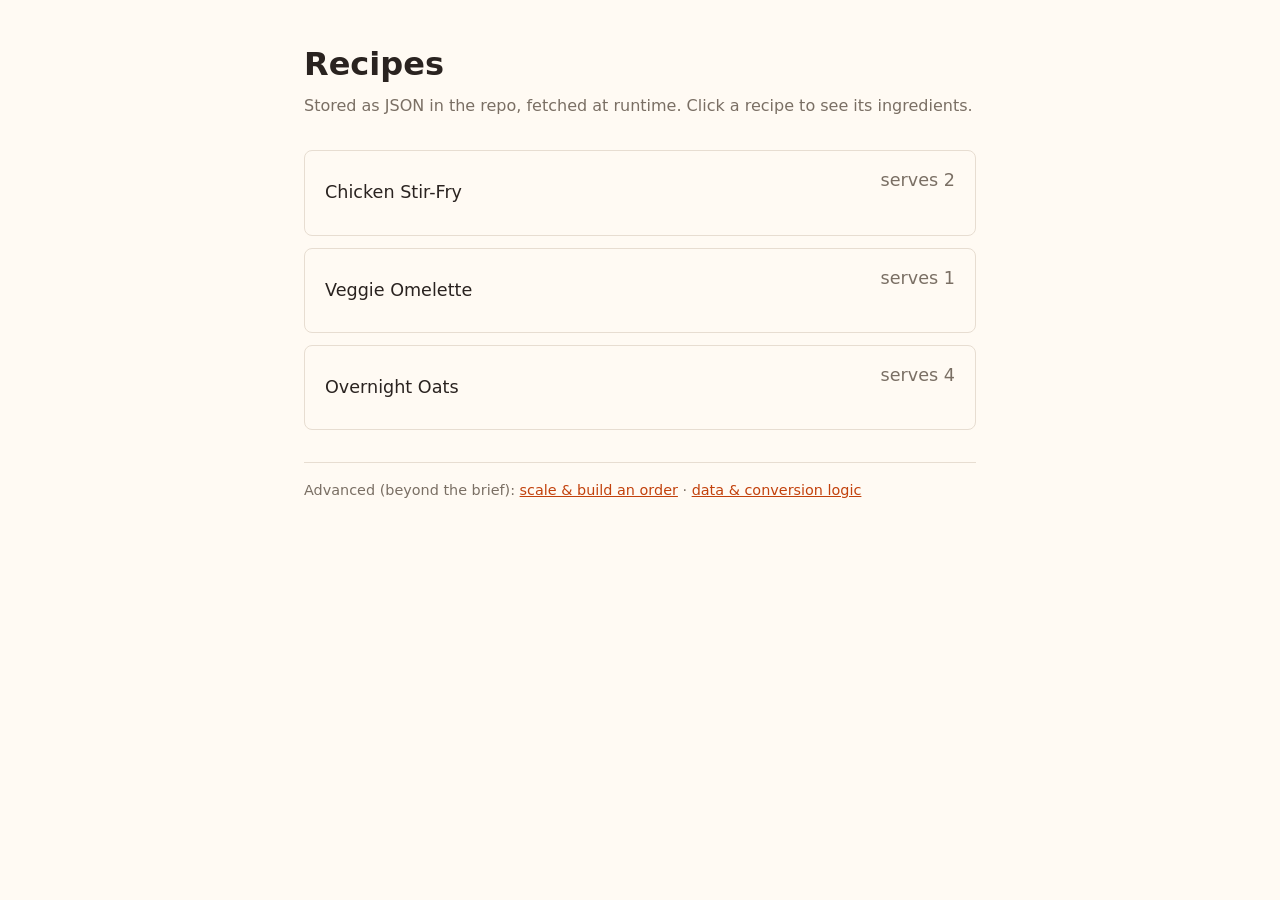
<file: index.html>
<!DOCTYPE html>
<html lang="en">
<head>
  <meta charset="UTF-8" />
  <meta name="viewport" content="width=device-width, initial-scale=1.0" />
  <title>Recipes — Kata Demo</title>
  <link rel="stylesheet" href="styles.css" />
</head>
<body>
  <!--
    PAGE:     index.html
    WHAT:     Landing page — the recipe list (the kata's required deliverable).
    DISPLAYS: every recipe title + serving count, each a link to its ingredients.
    DATA:     fetches data/recipes.json at runtime.
    IN  (linked from): ingredients.html, order.html, data.html (all "back" here)
    OUT (links to):    ingredients.html (per recipe), order.html, data.html
    MODULES:  none
  -->
  <main>
    <h1>Recipes</h1>
    <p class="sub">Stored as JSON in the repo, fetched at runtime. Click a recipe to see its ingredients.</p>
    <ul class="recipes" id="list"></ul>
    <nav>Advanced (beyond the brief): <a href="order.html">scale &amp; build an order</a> &middot; <a href="data.html">data &amp; conversion logic</a></nav>
  </main>

  <script type="module">
    // WHAT: fetch the recipe list and render each as a link to its ingredients.
    // WHY:  the back end is a static JSON file; the list is built client-side so
    //       there is no server or build step.
    const list = document.getElementById("list");
    try {
      const recipes = await (await fetch("data/recipes.json")).json();
      list.innerHTML = recipes.map(r => `
        <li>
          <a href="ingredients.html?id=${encodeURIComponent(r.id)}">
            <span>${r.title}</span>
            <span class="yield">serves ${r.yield}</span>
          </a>
        </li>`).join("");
    } catch (e) {
      list.innerHTML = `<li class="error">Could not load recipes: ${e.message}</li>`;
    }
  </script>
</body>
</html>
</file>
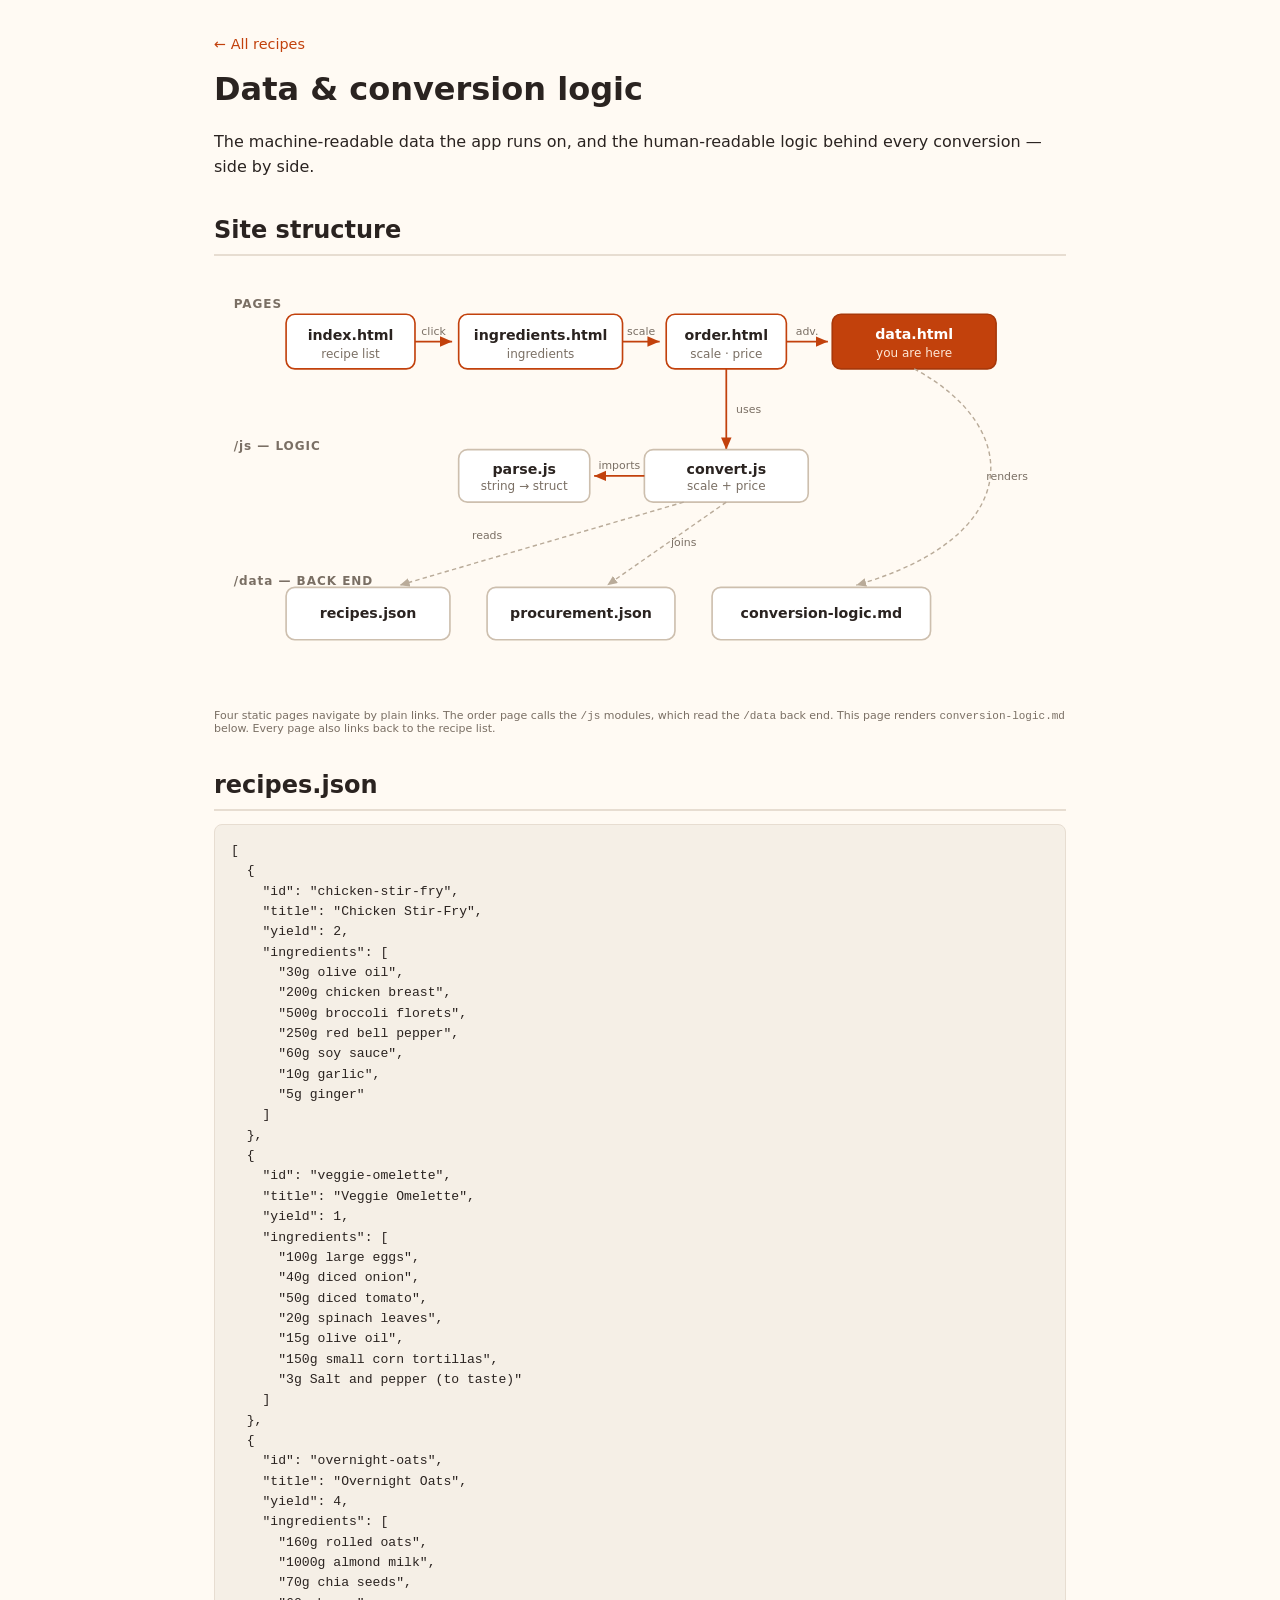
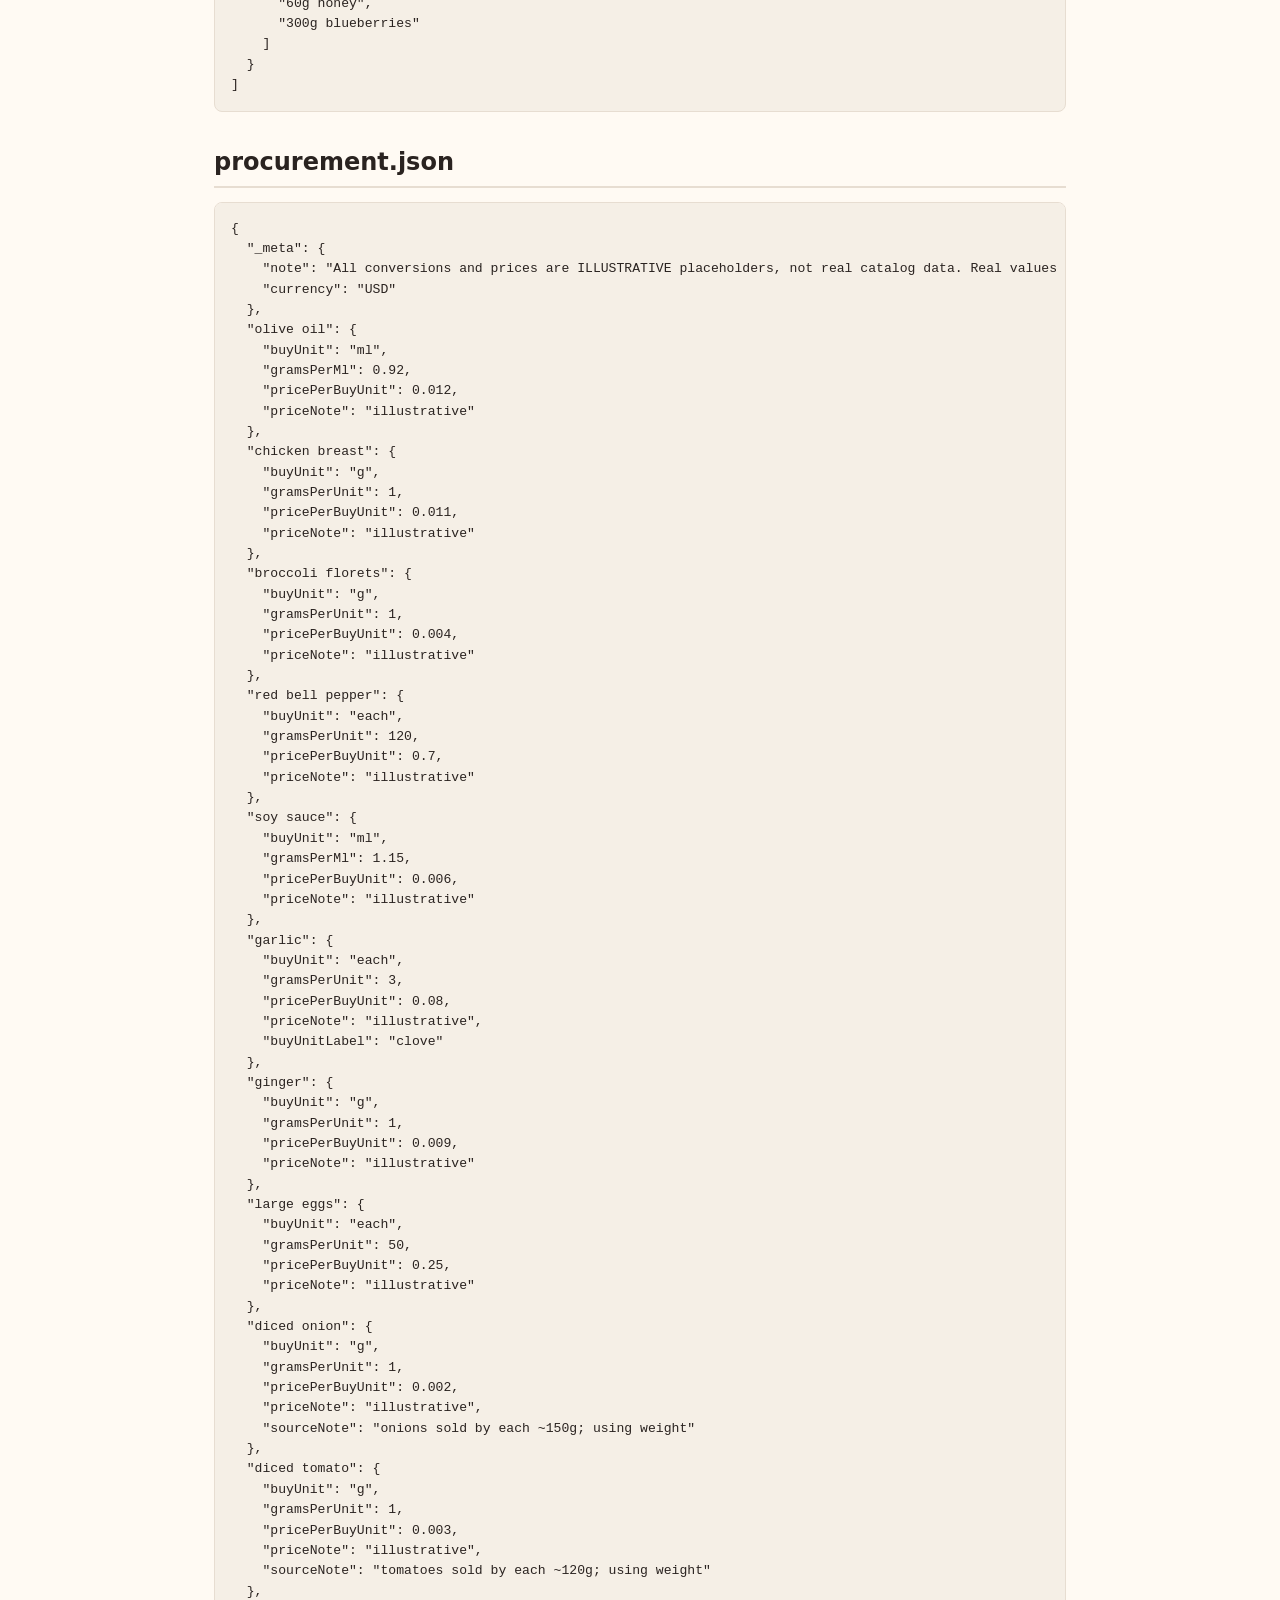
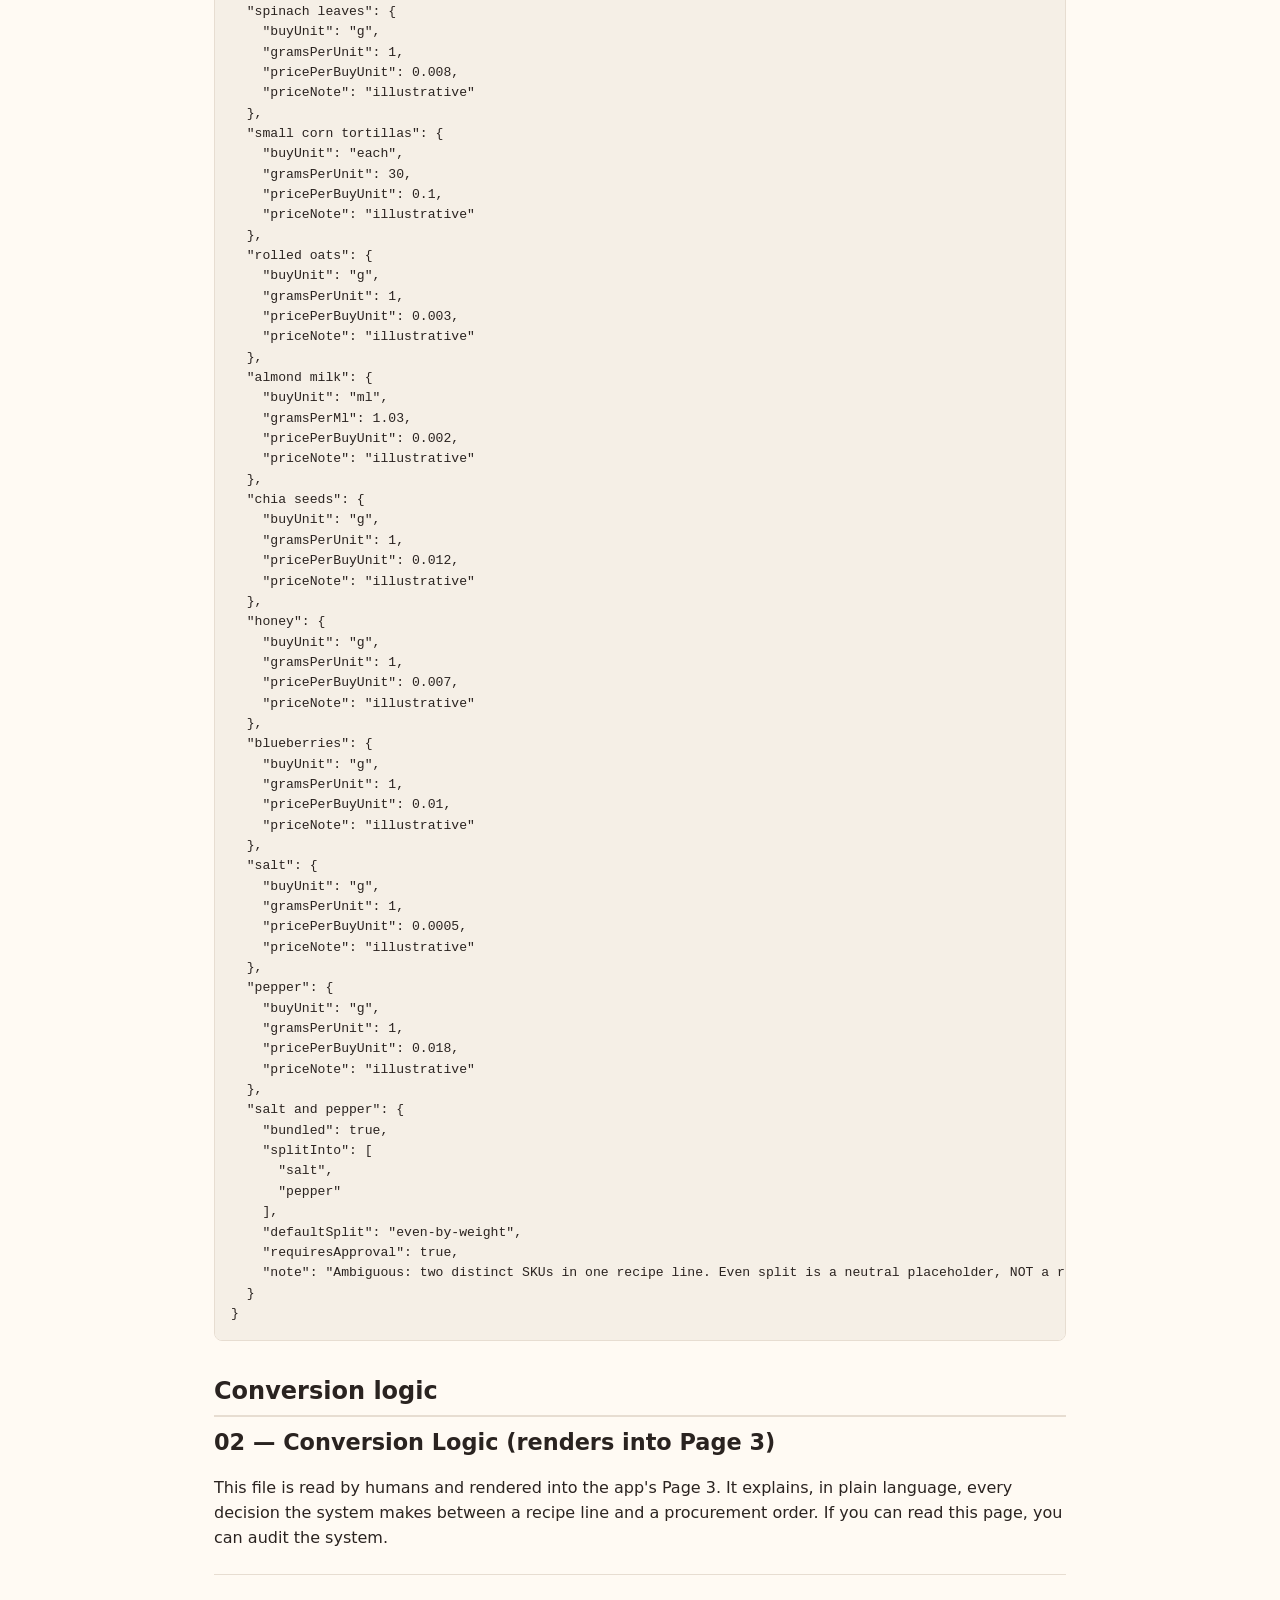
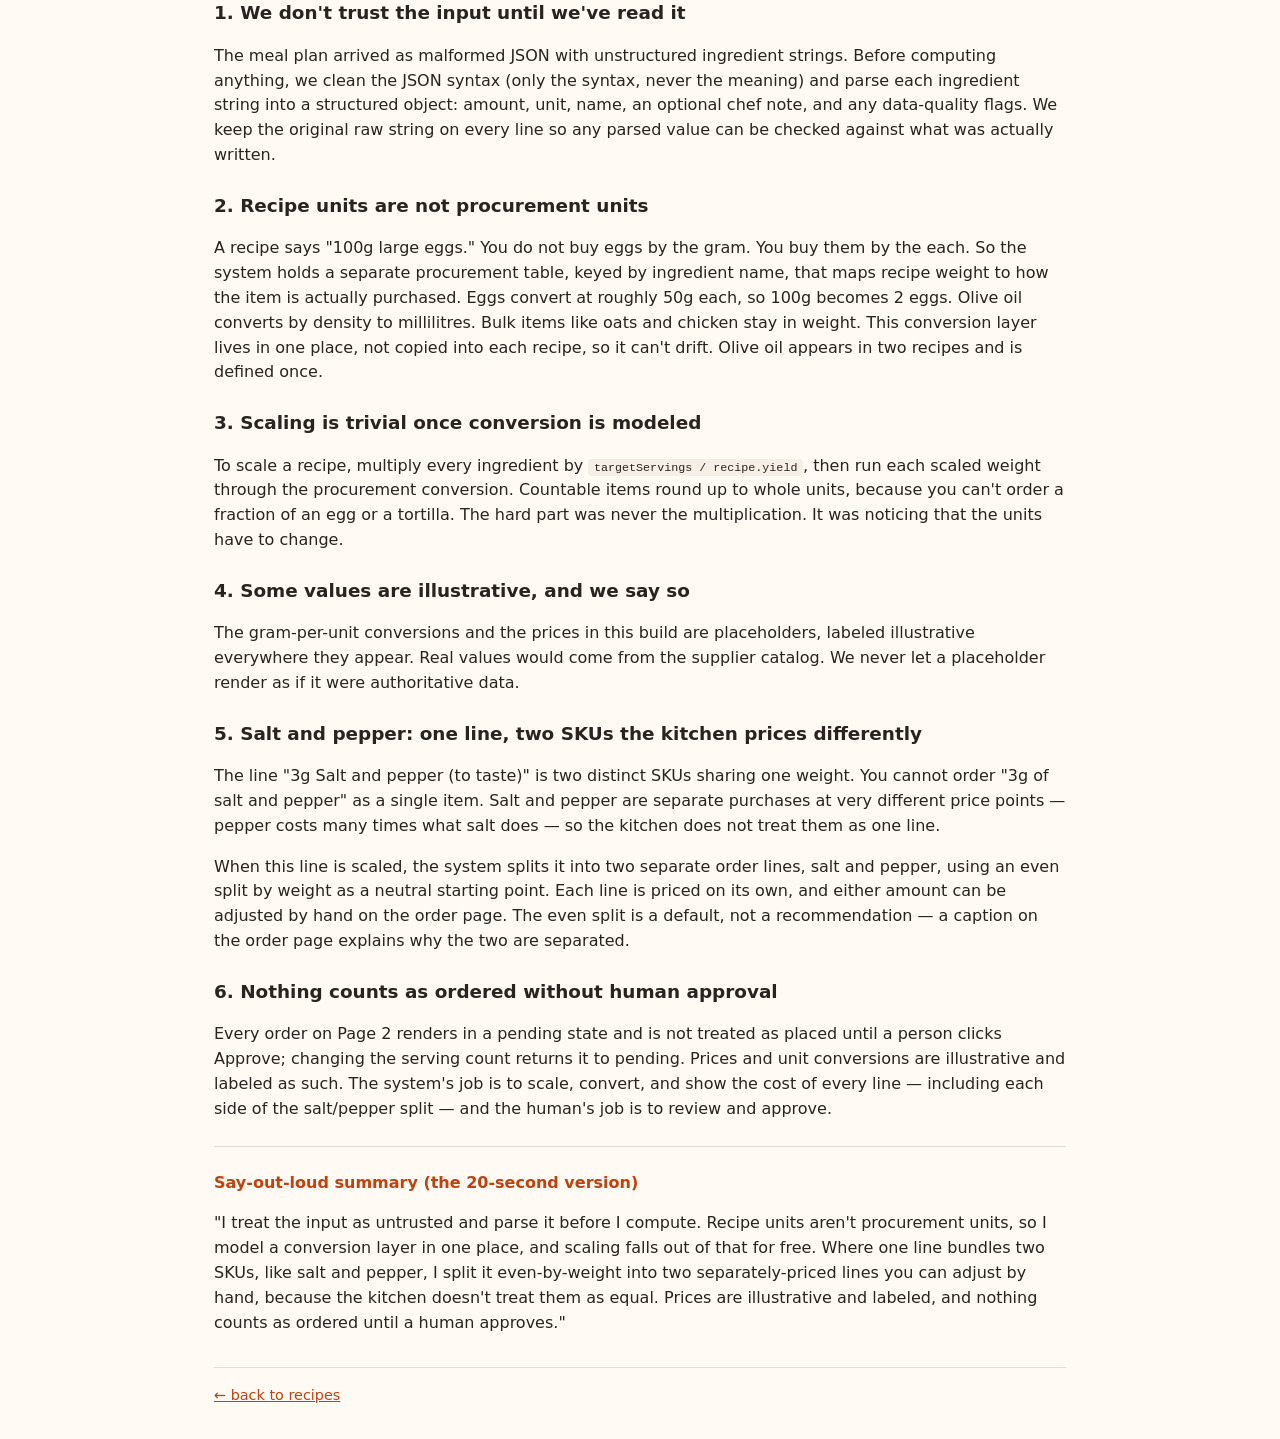
<file: data.html>
<!DOCTYPE html>
<html lang="en">
<head>
  <meta charset="UTF-8" />
  <meta name="viewport" content="width=device-width, initial-scale=1.0" />
  <title>Data &amp; Logic — Kata Demo (Advanced)</title>
  <link rel="stylesheet" href="styles.css" />
</head>
<body>
  <!--
    PAGE:     data.html  (advanced — beyond the kata brief)
    WHAT:     Self-documenting view — the data the app runs on next to the
              plain-English logic, so the system explains itself.
    DISPLAYS: pretty-printed recipes.json + procurement.json, and the rendered
              data/conversion-logic.md.
    DATA:     fetches data/recipes.json + data/procurement.json + conversion-logic.md.
    IN  (linked from): index.html, ingredients.html, order.html
    OUT (links to):    index.html
    MODULES:  none (inline markdown renderer below)
  -->
  <main class="wide">
    <a class="back" href="index.html">&larr; All recipes</a>
    <h1>Data &amp; conversion logic</h1>
    <p>The machine-readable data the app runs on, and the human-readable logic behind every conversion — side by side.</p>

    <h2 class="section">Site structure</h2>
    <figure style="margin:0 0 1.5rem;">
      <!-- Hand-authored vector site map. data.html (this page) is marked "you are here". -->
      <svg viewBox="0 0 780 400" style="width:100%;height:auto;display:block"
           xmlns="http://www.w3.org/2000/svg" role="img"
           aria-label="Site structure: four pages navigate to each other; the order page uses the /js modules, which read the /data back end; this page renders conversion-logic.md.">
        <style>
          .band { font: 700 11px ui-sans-serif, system-ui, Arial; fill: #7a6f64; letter-spacing: .08em; }
          .ttl  { font: 600 13px ui-sans-serif, system-ui, Arial; fill: #2a2320; }
          .ttlw { font: 600 13px ui-sans-serif, system-ui, Arial; fill: #ffffff; }
          .sub  { font: 11px ui-sans-serif, system-ui, Arial; fill: #7a6f64; }
          .subw { font: 11px ui-sans-serif, system-ui, Arial; fill: #fde7d6; }
          .elbl { font: 10px ui-sans-serif, system-ui, Arial; fill: #7a6f64; }
          .tag  { font: 700 9px ui-sans-serif, system-ui, Arial; fill: #ffffff; letter-spacing: .06em; }
          .nav   { stroke: #c2410c; stroke-width: 1.6; fill: none; }
          .fetch { stroke: #b9ab99; stroke-width: 1.3; stroke-dasharray: 4 3; fill: none; }
          .pg    { fill: #fff; stroke: #c2410c; stroke-width: 1.5; }
          .here  { fill: #c2410c; stroke: #a8380a; stroke-width: 1.5; }
          .infra { fill: #fff; stroke: #cdbfae; stroke-width: 1.5; }
        </style>
        <defs>
          <marker id="navhead" markerWidth="9" markerHeight="9" refX="7" refY="3" orient="auto">
            <path d="M0,0 L7,3 L0,6 Z" fill="#c2410c"/></marker>
          <marker id="fhead" markerWidth="9" markerHeight="9" refX="7" refY="3" orient="auto">
            <path d="M0,0 L7,3 L0,6 Z" fill="#b9ab99"/></marker>
        </defs>

        <!-- band labels -->
        <text class="band" x="18" y="40">PAGES</text>
        <text class="band" x="18" y="170">/js — LOGIC</text>
        <text class="band" x="18" y="294">/data — BACK END</text>

        <!-- navigation arrows (pages) -->
        <path class="nav" d="M184,71 L218,71" marker-end="url(#navhead)"/>
        <text class="elbl" x="201" y="65" text-anchor="middle">click</text>
        <path class="nav" d="M374,71 L408,71" marker-end="url(#navhead)"/>
        <text class="elbl" x="391" y="65" text-anchor="middle">scale</text>
        <path class="nav" d="M524,71 L562,71" marker-end="url(#navhead)"/>
        <text class="elbl" x="543" y="65" text-anchor="middle">adv.</text>

        <!-- PAGES row -->
        <rect class="pg"   x="66"  y="46" width="118" height="50" rx="8"/>
        <text class="ttl"  x="125" y="70" text-anchor="middle">index.html</text>
        <text class="sub"  x="125" y="86" text-anchor="middle">recipe list</text>

        <rect class="pg"   x="224" y="46" width="150" height="50" rx="8"/>
        <text class="ttl"  x="299" y="70" text-anchor="middle">ingredients.html</text>
        <text class="sub"  x="299" y="86" text-anchor="middle">ingredients</text>

        <rect class="pg"   x="414" y="46" width="110" height="50" rx="8"/>
        <text class="ttl"  x="469" y="70" text-anchor="middle">order.html</text>
        <text class="sub"  x="469" y="86" text-anchor="middle">scale · price</text>

        <rect class="here" x="566" y="46" width="150" height="50" rx="8"/>
        <text class="ttlw" x="641" y="69" text-anchor="middle">data.html</text>
        <text class="subw" x="641" y="85" text-anchor="middle">you are here</text>

        <!-- order -> convert.js (uses) -->
        <path class="nav" d="M469,96 L469,170" marker-end="url(#navhead)"/>
        <text class="elbl" x="478" y="136" text-anchor="start">uses</text>

        <!-- /js row -->
        <rect class="infra" x="224" y="170" width="120" height="48" rx="8"/>
        <text class="ttl"  x="284" y="192" text-anchor="middle">parse.js</text>
        <text class="sub"  x="284" y="207" text-anchor="middle">string → struct</text>

        <rect class="infra" x="394" y="170" width="150" height="48" rx="8"/>
        <text class="ttl"  x="469" y="192" text-anchor="middle">convert.js</text>
        <text class="sub"  x="469" y="207" text-anchor="middle">scale + price</text>

        <!-- convert.js -> parse.js (imports) -->
        <path class="nav" d="M394,194 L348,194" marker-end="url(#navhead)"/>
        <text class="elbl" x="371" y="188" text-anchor="middle">imports</text>

        <!-- /data row -->
        <rect class="infra" x="66"  y="296" width="150" height="48" rx="8"/>
        <text class="ttl"  x="141" y="324" text-anchor="middle">recipes.json</text>

        <rect class="infra" x="250" y="296" width="172" height="48" rx="8"/>
        <text class="ttl"  x="336" y="324" text-anchor="middle">procurement.json</text>

        <rect class="infra" x="456" y="296" width="200" height="48" rx="8"/>
        <text class="ttl"  x="556" y="324" text-anchor="middle">conversion-logic.md</text>

        <!-- convert.js reads the data files -->
        <path class="fetch" d="M430,218 L170,294" marker-end="url(#fhead)"/>
        <text class="elbl" x="250" y="252" text-anchor="middle">reads</text>
        <path class="fetch" d="M469,218 L360,294" marker-end="url(#fhead)"/>
        <text class="elbl" x="430" y="258" text-anchor="middle">joins</text>

        <!-- data.html renders conversion-logic.md (the point of this page) -->
        <path class="fetch" d="M641,96 C742,150 742,250 588,294" marker-end="url(#fhead)"/>
        <text class="elbl" x="726" y="198" text-anchor="middle">renders</text>
      </svg>
      <figcaption class="sub" style="margin-top:.5rem">
        Four static pages navigate by plain links. The order page calls the <code>/js</code> modules, which
        read the <code>/data</code> back end. This page renders <code>conversion-logic.md</code> below.
        Every page also links back to the recipe list.
      </figcaption>
    </figure>

    <h2 class="section">recipes.json</h2>
    <pre class="json" id="recipes">loading…</pre>

    <h2 class="section">procurement.json</h2>
    <pre class="json" id="procurement">loading…</pre>

    <h2 class="section">Conversion logic</h2>
    <div class="doc" id="doc">loading…</div>

    <nav><a href="index.html">&larr; back to recipes</a></nav>
  </main>

  <script type="module">
    // WHAT: minimal Markdown -> HTML for conversion-logic.md (headings, hr,
    //       blockquote, lists, **bold**, `code`, paragraphs).
    // WHY:  Page 3 renders that doc, and a tiny renderer keeps the site
    //       dependency-free — no CDN, which also avoids file:// fetch issues.
    function mdToHtml(md) {
      const esc = s => s.replace(/&/g,"&amp;").replace(/</g,"&lt;").replace(/>/g,"&gt;");
      const inline = s => esc(s)
        .replace(/\*\*(.+?)\*\*/g, "<strong>$1</strong>")
        .replace(/`(.+?)`/g, "<code>$1</code>");

      const out = [];
      let para = [], list = [];
      const flushPara = () => { if (para.length) { out.push("<p>" + inline(para.join(" ")) + "</p>"); para = []; } };
      const flushList = () => { if (list.length) { out.push("<ul>" + list.map(li => "<li>" + inline(li) + "</li>").join("") + "</ul>"); list = []; } };

      for (const line of md.split("\n")) {
        const t = line.trim();
        if (t === "") { flushPara(); flushList(); continue; }
        if (t === "---") { flushPara(); flushList(); out.push("<hr>"); continue; }
        let m;
        if (m = t.match(/^(#{1,6})\s+(.*)$/)) { flushPara(); flushList(); out.push(`<h${m[1].length}>${inline(m[2])}</h${m[1].length}>`); continue; }
        if (m = t.match(/^>\s?(.*)$/)) { flushPara(); out.push(`<blockquote>${inline(m[1])}</blockquote>`); continue; }
        if (m = t.match(/^[-*]\s+(.*)$/)) { flushPara(); list.push(m[1]); continue; }
        flushList(); para.push(t);
      }
      flushPara(); flushList();
      return out.join("\n");
    }

    try {
      const [recipes, procurement, mdText] = await Promise.all([
        fetch("data/recipes.json").then(r => r.json()),
        fetch("data/procurement.json").then(r => r.json()),
        fetch("data/conversion-logic.md").then(r => r.text()),
      ]);
      document.getElementById("recipes").textContent = JSON.stringify(recipes, null, 2);
      document.getElementById("procurement").textContent = JSON.stringify(procurement, null, 2);
      document.getElementById("doc").innerHTML = mdToHtml(mdText);
    } catch (e) {
      document.getElementById("doc").innerHTML = `<p class="error">Could not load data: ${e.message}</p>`;
    }
  </script>
</body>
</html>
</file>
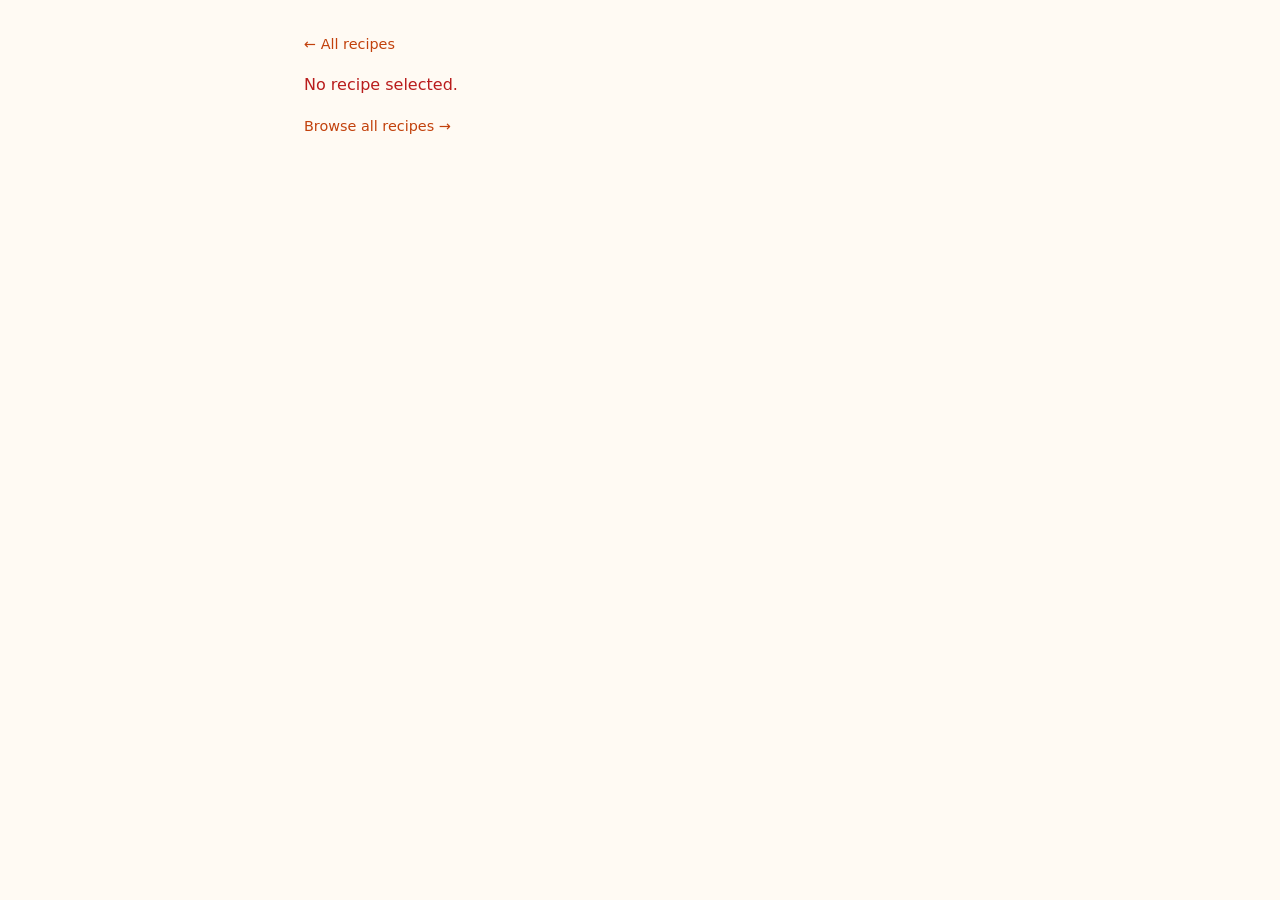
<file: ingredients.html>
<!DOCTYPE html>
<html lang="en">
<head>
  <meta charset="UTF-8" />
  <meta name="viewport" content="width=device-width, initial-scale=1.0" />
  <title>Recipe — Kata Demo</title>
  <link rel="stylesheet" href="styles.css" />
</head>
<body>
  <!--
    PAGE:     ingredients.html
    WHAT:     "The page for the recipe" — lists the ingredients used in it.
              Kata brief bullet 2: "doesn't need to have any interactive elements."
    DISPLAYS: recipe title, yield, and a plain list of ingredient strings.
    DATA:     fetches data/recipes.json at runtime (reads ?id= from the URL).
    IN  (linked from): index.html, order.html (back)
    OUT (links to):    index.html (back), order.html, data.html
    MODULES:  none — display only, no parsing or flags here (those live on order.html)
  -->
  <main>
    <a class="back" href="index.html">&larr; All recipes</a>
    <div id="content"></div>
  </main>

  <script type="module">
    // WHAT: find the recipe by its ?id= and render its ingredient strings as-is.
    // WHY:  the brief wants a plain listing; keeping it display-only (no flags,
    //       no controls) honors "no interactive elements" and stays simple.
    const content = document.getElementById("content");
    const id = new URLSearchParams(location.search).get("id");
    const esc = (s) => String(s).replace(/&/g, "&amp;").replace(/</g, "&lt;");

    try {
      const recipes = await (await fetch("data/recipes.json")).json();
      const recipe = recipes.find((r) => r.id === id);

      if (!id) {
        content.innerHTML = `<p class="error">No recipe selected.</p>
          <p><a class="back" href="index.html">Browse all recipes &rarr;</a></p>`;
      } else if (!recipe) {
        content.innerHTML = `<p class="error">Recipe not found: ${esc(id)}.</p>
          <p><a class="back" href="index.html">Browse all recipes &rarr;</a></p>`;
      } else {
        const eid = encodeURIComponent(recipe.id);
        content.innerHTML = `
          <h1>${esc(recipe.title)}</h1>
          <p class="yield">Yield: serves ${recipe.yield}</p>
          <h2 class="label">Ingredients</h2>
          <ul class="ing">
            ${recipe.ingredients.map((i) => `<li>${esc(i)}</li>`).join("")}
          </ul>
          <nav class="adv">
            Advanced (beyond the brief):
            <a href="order.html?id=${eid}">scale &amp; build an order</a>
            &middot; <a href="data.html">data &amp; conversion logic</a>
          </nav>`;
      }
    } catch (e) {
      content.innerHTML = `<p class="error">Could not load recipe: ${esc(e.message)}</p>`;
    }
  </script>
</body>
</html>
</file>
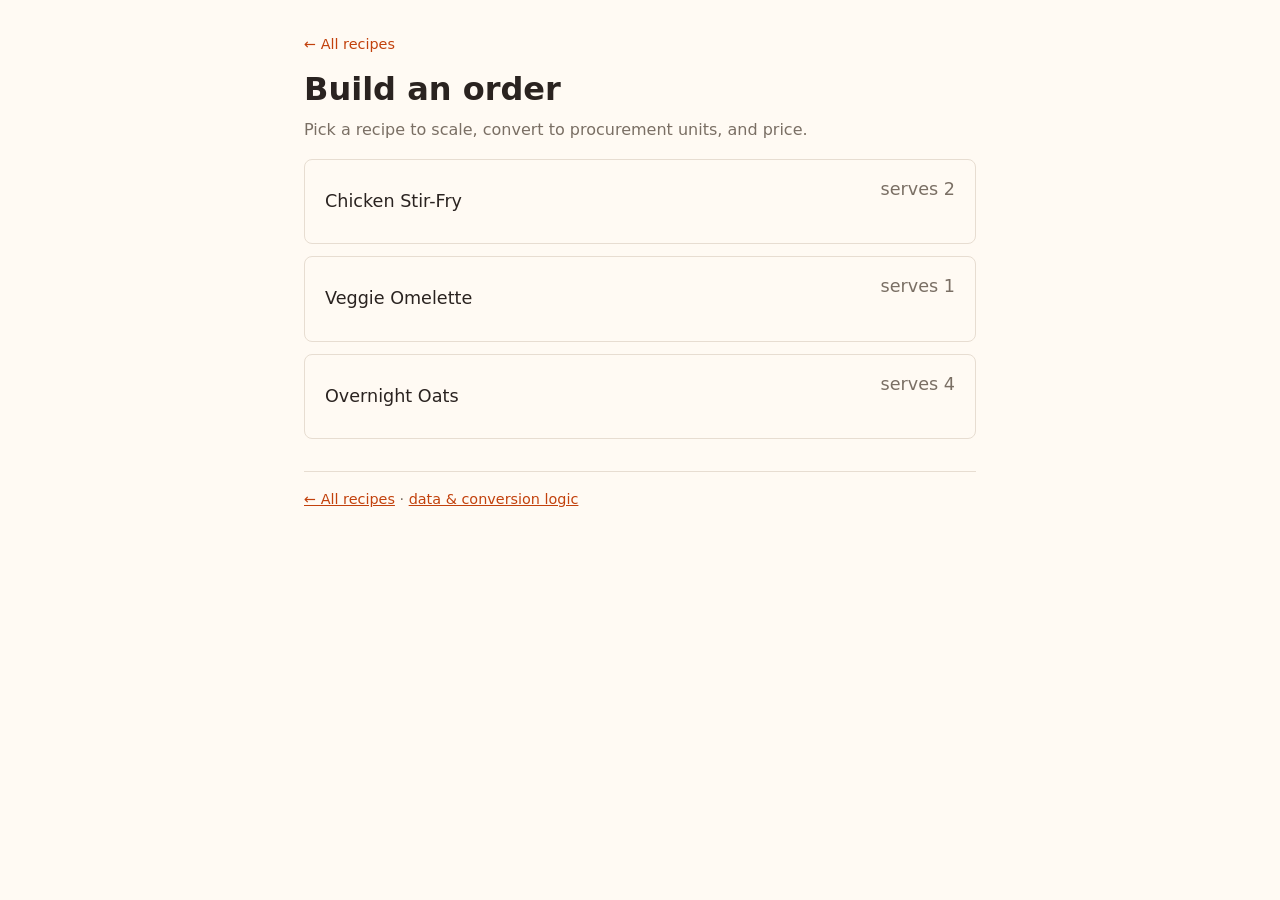
<file: order.html>
<!DOCTYPE html>
<html lang="en">
<head>
  <meta charset="UTF-8" />
  <meta name="viewport" content="width=device-width, initial-scale=1.0" />
  <title>Order — Kata Demo (Advanced)</title>
  <link rel="stylesheet" href="styles.css" />
</head>
<body>
  <!--
    PAGE:     order.html  (advanced — beyond the kata brief)
    WHAT:     Order builder for one recipe — scale, convert to procurement units,
              price (illustrative), with editable ambiguous lines and an Approve step.
    DISPLAYS: servings control, one card per order line (salt/pepper split shown
              with a caption), a running total, and pending/approved status.
    DATA:     fetches data/recipes.json + data/procurement.json (reads ?id= and
              optional ?servings= from the URL).
    IN  (linked from): index.html (Advanced nav → recipe picker), ingredients.html
    OUT (links to):    index.html (back), ingredients.html, data.html, order.html (picker rows)
    MODULES:  js/convert.js (buildOrder, convertToBuyUnit)
    NO ?id=:  shows a recipe picker so the order builder is reachable from the index.
  -->
  <main>
    <a class="back" href="index.html">&larr; All recipes</a>
    <div id="content"></div>
  </main>

  <script type="module">
    import { buildOrder, convertToBuyUnit } from "./js/convert.js";

    const content = document.getElementById("content");
    const params = new URLSearchParams(location.search);
    const id = params.get("id");

    let recipe, procurement, order;
    let approved = false;
    const overrides = {}; // line id -> human-set grams

    try {
      [recipe, procurement] = await Promise.all([
        fetch("data/recipes.json").then((r) => r.json()).then((rs) => rs.find((r) => r.id === id)),
        fetch("data/procurement.json").then((r) => r.json()),
      ]);
    } catch (e) {
      content.innerHTML = `<p class="error">Could not load data: ${e.message}</p>`;
    }

    const money = (n) => "$" + n.toFixed(2);
    const round1 = (n) => Math.round(n * 10) / 10;
    const esc = (s) => String(s).replace(/&/g, "&amp;").replace(/</g, "&lt;");

    // A line is adjustable if it's part of a split (salt/pepper) or carries any
    // data-quality flag — i.e. anything ambiguous a human might want to correct.
    const editable = (l) => !!l.bundle || (l.flags && l.flags.length > 0);

    // WHAT: recompute a line's buy-unit quantity and cost from its current grams.
    // WHY:  editing an ambiguous line must reprice it live; the conversion math
    //       itself stays in convert.js (convertToBuyUnit) — this only re-applies it.
    function reprice(l) {
      const p = procurement[l.name];
      if (!p) { l.qty = undefined; l.lineCost = undefined; return; }
      l.qty = convertToBuyUnit(l.grams, p);
      l.buyUnitLabel = p.buyUnitLabel || p.buyUnit;
      l.lineCost = l.qty * p.pricePerBuyUnit;
    }

    // WHAT: the right-hand numbers cell for a line: scaled grams -> qty -> cost.
    // WHY:  rendered on first paint and again on every live edit, so it's one fn.
    function numsHtml(l) {
      if (l.qty !== undefined && l.qty !== null) {
        return `${round1(l.grams)} g &rarr; ${l.qty} ${esc(l.buyUnitLabel)}<br>` +
               `<span class="cost">${money(l.lineCost)}</span> <span class="illustrative">illus.</span>`;
      }
      return l.grams !== null ? round1(l.grams) + " g" : "—";
    }

    // WHAT/WHY: sum every line's cost for the order total (skips unpriced lines).
    const totalNow = () => order.lines.reduce((s, l) => s + (l.lineCost || 0), 0);

    if (!id) {
      // WHAT: no recipe chosen — show a picker of every recipe.
      // WHY:  the index has no single-recipe context, so the order builder needs
      //       its own entry point to be reachable from the index's Advanced nav.
      const recipes = await (await fetch("data/recipes.json")).json();
      content.innerHTML = `
        <h1>Build an order</h1>
        <p class="meta">Pick a recipe to scale, convert to procurement units, and price.</p>
        <ul class="recipes">
          ${recipes.map((r) => `
            <li><a href="order.html?id=${encodeURIComponent(r.id)}">
              <span>${esc(r.title)}</span><span class="yield">serves ${r.yield}</span>
            </a></li>`).join("")}
        </ul>
        <nav><a href="index.html">&larr; All recipes</a> &middot; <a href="data.html">data &amp; conversion logic</a></nav>`;
    } else if (!recipe) {
      content.innerHTML = `<p class="error">Recipe not found: ${esc(id)}.</p>`;
    } else {
      render(Number(params.get("servings")) || recipe.yield);
    }

    // WHAT: render one order-line card; ambiguous lines get an editable grams input.
    // WHY:  the user can correct an ambiguous amount (salt/pepper) inline; normal
    //       lines are display-only. The input is hidden once the order is approved.
    function lineCard(l) {
      const note = l.note ? `<div class="note">(${esc(l.note)})</div>` : "";
      const editor = editable(l) && !approved
        ? `<div><input class="qty-edit" type="number" min="0" step="0.1" data-idx="${l.id}" value="${round1(l.grams)}"> g</div>`
        : "";
      return `<div class="line">
        <div><div class="name">${esc(l.name)}</div>${note}${editor}</div>
        <div class="nums" data-idx="${l.id}">${numsHtml(l)}</div>
      </div>`;
    }

    // WHAT: build the order at this serving count, paint the page, and wire the
    //       servings control, Approve button, and per-line live-edit inputs.
    // WHY:  a single render path keeps state (overrides, approved) and the DOM in
    //       sync; edits update in place afterward so inputs don't lose focus.
    function render(servings) {
      order = buildOrder(recipe, servings, procurement);
      order.lines.forEach((l, i) => {
        l.id = i;
        if (overrides[i] != null) { l.grams = overrides[i]; reprice(l); }
      });

      const renderedGroups = new Set();
      const cards = order.lines.map((l) => {
        if (l.bundle) {
          if (renderedGroups.has(l.bundle.group)) return "";
          renderedGroups.add(l.bundle.group);
          const parts = order.lines.filter((x) => x.bundle && x.bundle.group === l.bundle.group);
          return parts.map(lineCard).join("") +
            `<p class="splitnote">Split from “${esc(l.bundle.group)}”. Salt and pepper cost very differently
             and the kitchen doesn’t treat them as equal, so they’re separate lines — adjust either amount above.</p>`;
        }
        return lineCard(l);
      }).join("");

      content.innerHTML = `
        <h1>${esc(recipe.title)} — order</h1>
        <p class="meta">Base yield serves ${recipe.yield}. Scale factor ${order.scale.toFixed(2)}×. Prices illustrative; adjust ambiguous lines.</p>

        <div class="controls">
          <label>Servings: <input id="servings" type="number" min="1" step="1" value="${servings}" ${approved ? "disabled" : ""}></label>
          <span class="status ${approved ? "approved" : "pending"}">${approved ? "APPROVED" : "PENDING"}</span>
        </div>

        <div class="banner ${approved ? "approved" : "pending"}">
          ${approved
            ? "Order approved by a human."
            : "Review and adjust the order below, then approve. Nothing is ordered until you approve."}
        </div>

        ${cards}

        <div class="total">
          <span>Total <span class="illustrative">(illustrative)</span></span>
          <span id="grand-total">${money(totalNow())}</span>
        </div>

        <p style="margin-top:1.25rem">
          <button id="approve" ${approved ? "disabled" : ""}>${approved ? "✓ Approved" : "Approve Order"}</button>
        </p>

        <nav>
          <a href="ingredients.html?id=${encodeURIComponent(recipe.id)}">&larr; ingredients</a>
          &middot; <a href="data.html">data &amp; conversion logic</a>
        </nav>`;

      // Servings change rebuilds the order and clears edits + approval.
      document.getElementById("servings").addEventListener("change", (e) => {
        const v = Math.max(1, Math.floor(Number(e.target.value) || recipe.yield));
        for (const k in overrides) delete overrides[k];
        approved = false;
        render(v);
      });
      document.getElementById("approve").addEventListener("click", () => { approved = true; render(servings); });

      // WHAT: live-edit a line's grams — reprice that line and the total in place,
      //       without re-rendering, so the input keeps focus.
      // WHY:  edits are intentionally independent; salt and pepper are NOT
      //       reconciled back to the original bundled weight (illustrative demo).
      content.querySelectorAll(".qty-edit").forEach((inp) => {
        inp.addEventListener("input", () => {
          const idx = Number(inp.dataset.idx);
          const g = Math.max(0, Number(inp.value) || 0);
          overrides[idx] = g;
          const l = order.lines[idx];
          l.grams = g; reprice(l);
          const cell = content.querySelector(`.nums[data-idx="${idx}"]`);
          if (cell) cell.innerHTML = numsHtml(l);
          const tot = document.getElementById("grand-total");
          if (tot) tot.textContent = money(totalNow());
        });
      });
    }
  </script>
</body>
</html>
</file>
<file: styles.css>
/* styles.css — shared across every page so each HTML <head> stays tiny.
   Static asset: fetched once, cached across the site. */

:root {
  --ink:#2a2320; --accent:#c2410c; --accent-soft:#fde7d6; --line:#e7ddd1;
  --muted:#7a6f64; --bg:#fffaf3; --code:#f5efe6;
  --flag:#9a3412; --flagbg:#fde7d6;
  --ok:#15803d; --okbg:#dcfce7; --pending:#92400e; --pendingbg:#fef3c7;
}
* { box-sizing: border-box; }
body { margin:0; font-family: ui-sans-serif, system-ui, Arial, sans-serif; color:var(--ink); background:var(--bg); line-height:1.55; }
main { max-width:720px; margin:0 auto; padding:2rem 1.5rem; }
main.wide { max-width:900px; }
a.back { color:var(--accent); text-decoration:none; font-size:.9rem; }
h1 { margin:.5rem 0 .25rem; }
.error { color:#b91c1c; }
.note { color:var(--muted); font-style:italic; font-size:.85rem; }
.illustrative { color:var(--muted); font-size:.72rem; }
.yield { color:var(--muted); margin:0 0 1.5rem; }

/* nav (shared) */
nav, nav.adv { margin-top:2rem; padding-top:1rem; border-top:1px solid var(--line); font-size:.9rem; color:var(--muted); }
nav a, nav.adv a { color:var(--accent); }

/* index — recipe list */
.sub { color:var(--muted); margin:0 0 2rem; }
ul.recipes { list-style:none; padding:0; margin:0; }
ul.recipes li { border:1px solid var(--line); border-radius:8px; margin-bottom:.75rem; }
ul.recipes a { display:flex; justify-content:space-between; align-items:center; padding:1rem 1.25rem; text-decoration:none; color:var(--ink); font-size:1.1rem; }
ul.recipes a:hover { background:#fff; }

/* ingredients — plain listing */
h2.label { font-size:1rem; text-transform:uppercase; letter-spacing:.05em; color:var(--muted); margin:0 0 .5rem; }
ul.ing { list-style:none; padding:0; margin:0; }
ul.ing li { padding:.6rem .25rem; border-bottom:1px solid var(--line); }

/* order */
.meta { color:var(--muted); margin:0 0 1rem; }
.controls { display:flex; gap:.75rem; align-items:center; margin:1rem 0 1.25rem; flex-wrap:wrap; }
.controls input { width:5rem; padding:.35rem .5rem; font-size:1rem; }
.status { display:inline-block; padding:.2rem .7rem; border-radius:999px; font-size:.8rem; font-weight:700; letter-spacing:.03em; }
.banner { padding:.75rem 1rem; border-radius:8px; margin:1rem 0; font-size:.9rem; border:1px solid transparent; }
.status.pending, .banner.pending { background:var(--pendingbg); color:var(--pending); }
.status.approved, .banner.approved { background:var(--okbg); color:var(--ok); }
.banner.pending { border-color:#fcd34d; }
.banner.approved { border-color:#86efac; }
.line { display:flex; justify-content:space-between; gap:1rem; align-items:flex-start; padding:.6rem .85rem; border:1px solid var(--line); border-radius:8px; margin-bottom:.5rem; background:#fff; }
.line .name { font-weight:600; }
.line .nums { text-align:right; white-space:nowrap; font-variant-numeric:tabular-nums; color:var(--muted); font-size:.9rem; }
.line .nums .cost { color:var(--ink); font-weight:600; }
.qty-edit { width:4.5rem; padding:.2rem .35rem; font-size:.9rem; margin-top:.3rem; }
.splitnote { color:var(--muted); font-size:.82rem; margin:-.15rem .15rem .75rem; padding-left:.7rem; border-left:3px solid var(--accent); }
button { background:var(--accent); color:#fff; border:0; border-radius:6px; padding:.6rem 1.2rem; font-size:1rem; cursor:pointer; }
button:disabled { background:var(--ok); cursor:default; }
.total { display:flex; justify-content:space-between; font-weight:700; padding:.7rem .85rem; border-top:2px solid var(--line); margin-top:.5rem; }

/* data — self-documenting */
h2.section { margin:2rem 0 .5rem; padding-bottom:.3rem; border-bottom:2px solid var(--line); }
pre.json { background:var(--code); border:1px solid var(--line); border-radius:8px; padding:1rem; overflow:auto; font-size:.82rem; font-family: ui-monospace, monospace; }
.doc h1 { font-size:1.4rem; }
.doc h2 { font-size:1.15rem; margin-top:1.5rem; }
.doc h3 { font-size:1rem; color:var(--accent); }
.doc hr { border:0; border-top:1px solid var(--line); margin:1.5rem 0; }
.doc blockquote { border-left:3px solid var(--accent); margin:1rem 0; padding:.25rem 1rem; color:var(--muted); font-style:italic; }
.doc code { background:var(--code); padding:.1rem .35rem; border-radius:4px; font-size:.9em; }
</file>
